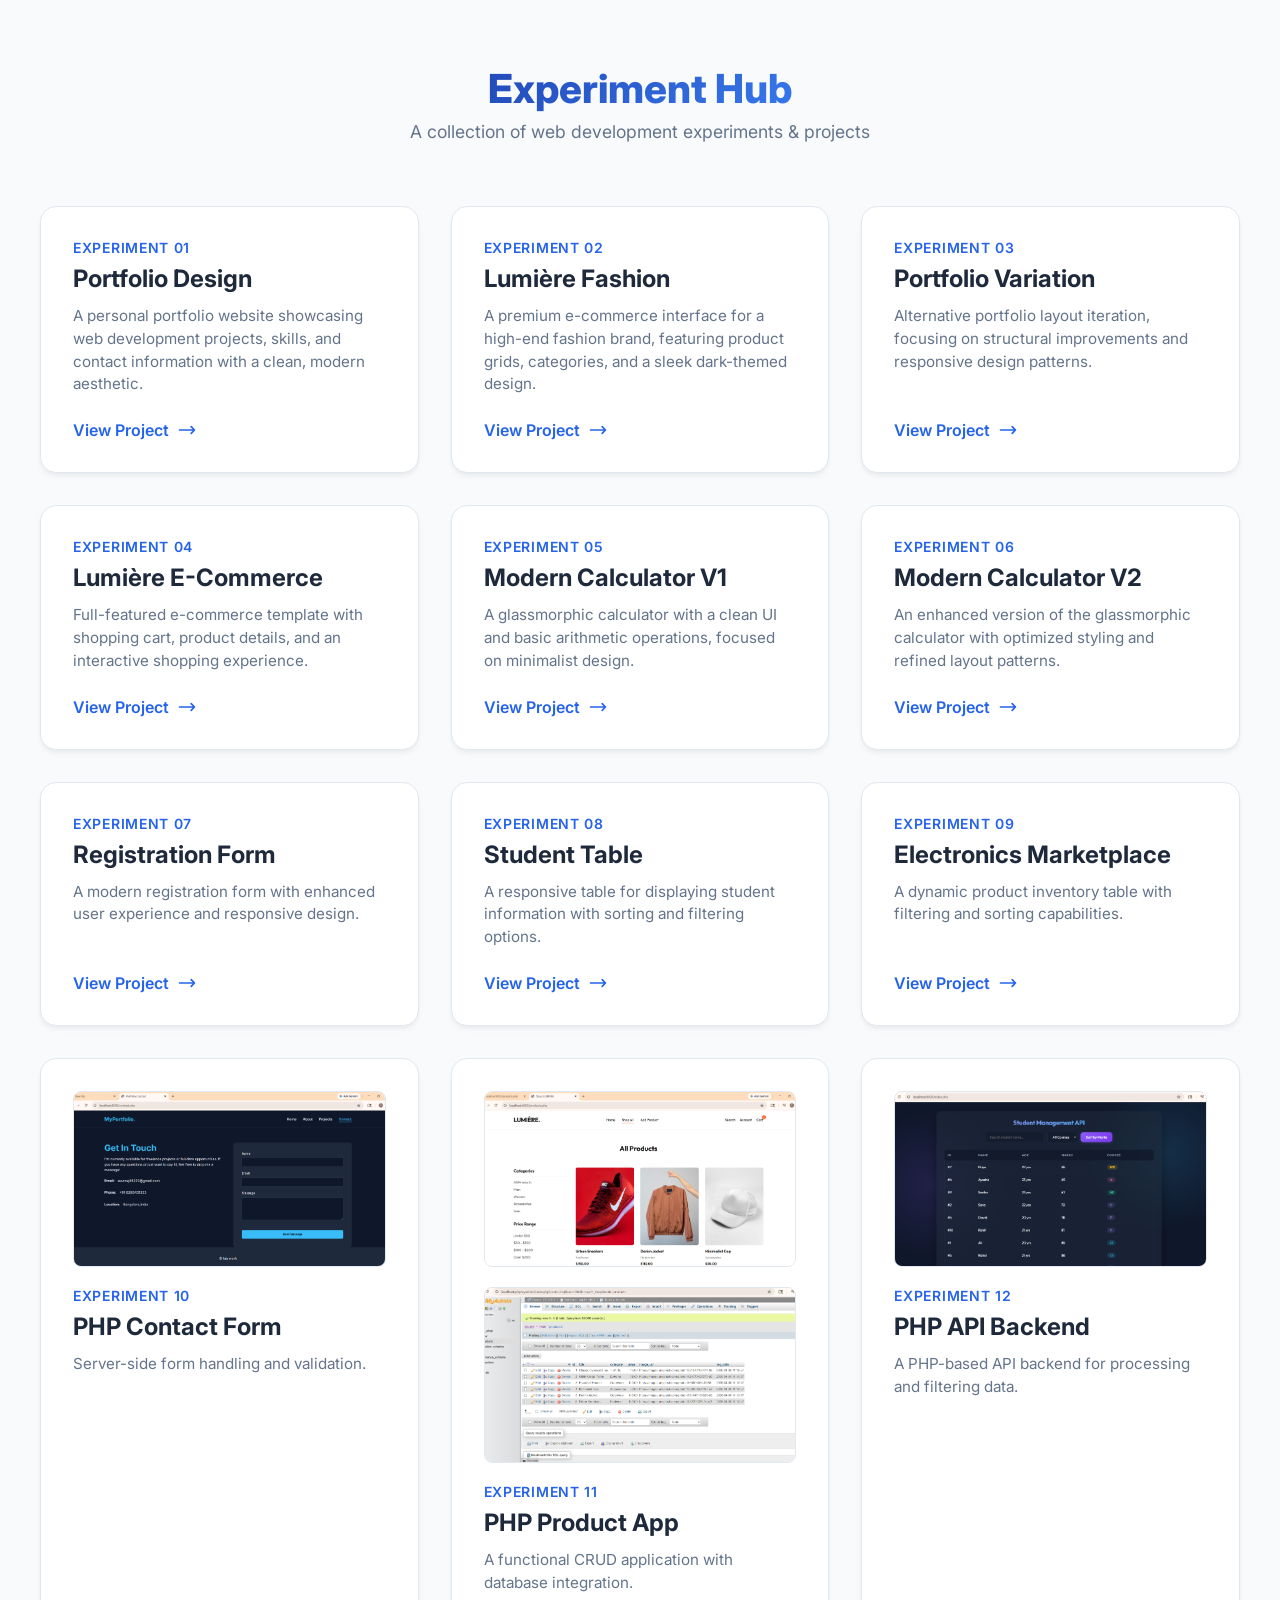
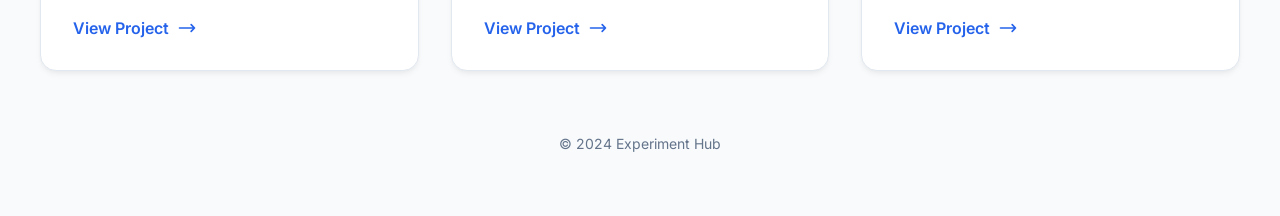
<file: index.html>
<!DOCTYPE html>
<html lang="en">

<head>
    <meta charset="UTF-8">
    <meta name="viewport" content="width=device-width, initial-scale=1.0">
    <title>Web Tech Experiments Hub</title>
    <link href="https://fonts.googleapis.com/css2?family=Inter:wght@400;600;800&display=swap" rel="stylesheet">
    <style>
        :root {
            --primary: #2563eb;
            --surface: #ffffff;
            --background: #f8fafc;
            --text-main: #1e293b;
            --text-secondary: #64748b;
        }

        * {
            margin: 0;
            padding: 0;
            box-sizing: border-box;
        }

        body {
            font-family: 'Inter', sans-serif;
            background-color: var(--background);
            color: var(--text-main);
            min-height: 100vh;
            display: flex;
            flex-direction: column;
            align-items: center;
            padding: 4rem 2rem;
        }

        .header {
            text-align: center;
            margin-bottom: 4rem;
        }

        .header h1 {
            font-size: 2.5rem;
            font-weight: 800;
            margin-bottom: 0.5rem;
            background: linear-gradient(135deg, #1e40af 0%, #3b82f6 100%);
            -webkit-background-clip: text;
            background-clip: text;
            -webkit-text-fill-color: transparent;
        }

        .header p {
            color: var(--text-secondary);
            font-size: 1.1rem;
        }

        .grid {
            display: grid;
            grid-template-columns: repeat(auto-fit, minmax(300px, 1fr));
            gap: 2rem;
            width: 100%;
            max-width: 1200px;
        }

        .card {
            background: var(--surface);
            border-radius: 16px;
            padding: 2rem;
            box-shadow: 0 4px 6px -1px rgba(0, 0, 0, 0.05), 0 2px 4px -1px rgba(0, 0, 0, 0.03);
            transition: transform 0.2s, box-shadow 0.2s;
            text-decoration: none;
            color: inherit;
            border: 1px solid #e2e8f0;
            display: flex;
            flex-direction: column;
            justify-content: space-between;
        }

        .card:hover {
            transform: translateY(-4px);
            box-shadow: 0 10px 15px -3px rgba(0, 0, 0, 0.08), 0 4px 6px -2px rgba(0, 0, 0, 0.04);
            border-color: var(--primary);
        }

        .card-number {
            font-size: 0.875rem;
            font-weight: 600;
            color: var(--primary);
            text-transform: uppercase;
            letter-spacing: 0.05em;
            margin-bottom: 0.5rem;
        }

        .card-title {
            font-size: 1.5rem;
            font-weight: 700;
            margin-bottom: 0.75rem;
        }

        .card-desc {
            color: var(--text-secondary);
            font-size: 0.95rem;
            line-height: 1.5;
            margin-bottom: 1.5rem;
        }

        .card-footer {
            display: flex;
            align-items: center;
            font-weight: 600;
            color: var(--primary);
            margin-top: auto;
        }

        .card-footer svg {
            margin-left: 0.5rem;
            transition: transform 0.2s;
        }

        .card:hover .card-footer svg {
            transform: translateX(4px);
        }
    </style>
</head>

<body>

    <header class="header">
        <h1>Experiment Hub</h1>
        <p>A collection of web development experiments & projects</p>
    </header>

    <main class="grid">
        <!-- Experiment 1 -->
        <a href="EXP-1/index.html" class="card">
            <div>
                <div class="card-number">Experiment 01</div>
                <h2 class="card-title">Portfolio Design</h2>
                <p class="card-desc">A personal portfolio website showcasing web development projects, skills, and
                    contact information with a clean, modern aesthetic.</p>
            </div>
            <div class="card-footer">
                View Project
                <svg width="20" height="20" fill="none" stroke="currentColor" viewBox="0 0 24 24">
                    <path stroke-linecap="round" stroke-linejoin="round" stroke-width="2" d="M17 8l4 4m0 0l-4 4m4-4H3">
                    </path>
                </svg>
            </div>
        </a>

        <!-- Experiment 2 -->
        <a href="EXP-2/index.html" class="card">
            <div>
                <div class="card-number">Experiment 02</div>
                <h2 class="card-title">Lumière Fashion</h2>
                <p class="card-desc">A premium e-commerce interface for a high-end fashion brand, featuring product
                    grids, categories, and a sleek dark-themed design.</p>
            </div>
            <div class="card-footer">
                View Project
                <svg width="20" height="20" fill="none" stroke="currentColor" viewBox="0 0 24 24">
                    <path stroke-linecap="round" stroke-linejoin="round" stroke-width="2" d="M17 8l4 4m0 0l-4 4m4-4H3">
                    </path>
                </svg>
            </div>
        </a>

        <!-- Experiment 3 -->
        <a href="EXP-3/index.html" class="card">
            <div>
                <div class="card-number">Experiment 03</div>
                <h2 class="card-title">Portfolio Variation</h2>
                <p class="card-desc">Alternative portfolio layout iteration, focusing on structural improvements and
                    responsive design patterns.</p>
            </div>
            <div class="card-footer">
                View Project
                <svg width="20" height="20" fill="none" stroke="currentColor" viewBox="0 0 24 24">
                    <path stroke-linecap="round" stroke-linejoin="round" stroke-width="2" d="M17 8l4 4m0 0l-4 4m4-4H3">
                    </path>
                </svg>
            </div>
        </a>

        <!-- Experiment 4 -->
        <a href="EXP-4/index.html" class="card">
            <div>
                <div class="card-number">Experiment 04</div>
                <h2 class="card-title">Lumière E-Commerce</h2>
                <p class="card-desc">Full-featured e-commerce template with shopping cart, product details, and an
                    interactive shopping experience.</p>
            </div>
            <div class="card-footer">
                View Project
                <svg width="20" height="20" fill="none" stroke="currentColor" viewBox="0 0 24 24">
                    <path stroke-linecap="round" stroke-linejoin="round" stroke-width="2" d="M17 8l4 4m0 0l-4 4m4-4H3">
                    </path>
                </svg>
            </div>
        </a>

        <!-- Experiment 5 -->
        <a href="EXP-5/calculator.html" class="card">
            <div>
                <div class="card-number">Experiment 05</div>
                <h2 class="card-title">Modern Calculator V1</h2>
                <p class="card-desc">A glassmorphic calculator with a clean UI and basic arithmetic operations,
                    focused on minimalist design.</p>
            </div>
            <div class="card-footer">
                View Project
                <svg width="20" height="20" fill="none" stroke="currentColor" viewBox="0 0 24 24">
                    <path stroke-linecap="round" stroke-linejoin="round" stroke-width="2" d="M17 8l4 4m0 0l-4 4m4-4H3">
                    </path>
                </svg>
            </div>
        </a>

        <!-- Experiment 6 -->
        <a href="EXP-6/calculator.html" class="card">
            <div>
                <div class="card-number">Experiment 06</div>
                <h2 class="card-title">Modern Calculator V2</h2>
                <p class="card-desc">An enhanced version of the glassmorphic calculator with optimized styling and
                    refined layout patterns.</p>
            </div>
            <div class="card-footer">
                View Project
                <svg width="20" height="20" fill="none" stroke="currentColor" viewBox="0 0 24 24">
                    <path stroke-linecap="round" stroke-linejoin="round" stroke-width="2" d="M17 8l4 4m0 0l-4 4m4-4H3">
                    </path>
                </svg>
            </div>
        </a>
        <!--Experiment 7 -->
        <a href="EXP-7/reg.html" class="card">
            <div>
                <div class="card-number">Experiment 07</div>
                <h2 class="card-title">Registration Form</h2>
                <p class="card-desc">A modern registration form with enhanced user experience and responsive design.</p>
            </div>
            <div class="card-footer">
                View Project
                <svg width="20" height="20" fill="none" stroke="currentColor" viewBox="0 0 24 24">
                    <path stroke-linecap="round" stroke-linejoin="round" stroke-width="2" d="M17 8l4 4m0 0l-4 4m4-4H3">
                    </path>
                </svg>
            </div>
        </a>
        <!--Experiment 8 -->
        <a href="EXP-8/index.html" class="card">
            <div>
                <div class="card-number">Experiment 08</div>
                <h2 class="card-title">Student Table</h2>
                <p class="card-desc">A responsive table for displaying student information with sorting and filtering
                    options.</p>
            </div>
            <div class="card-footer">
                View Project
                <svg width="20" height="20" fill="none" stroke="currentColor" viewBox="0 0 24 24">
                    <path stroke-linecap="round" stroke-linejoin="round" stroke-width="2" d="M17 8l4 4m0 0l-4 4m4-4H3">
                    </path>
                </svg>
            </div>
        </a>
        <!--Experiment 9 -->
        <a href="EXP-9/index.html" class="card">
            <div>
                <div class="card-number">Experiment 09</div>
                <h2 class="card-title">Electronics Marketplace</h2>
                <p class="card-desc">A dynamic product inventory table with filtering and sorting capabilities.</p>
            </div>
            <div class="card-footer">
                View Project
                <svg width="20" height="20" fill="none" stroke="currentColor" viewBox="0 0 24 24">
                    <path stroke-linecap="round" stroke-linejoin="round" stroke-width="2" d="M17 8l4 4m0 0l-4 4m4-4H3">
                    </path>
                </svg>
            </div>
        </a>
        <!--Experiment 10 -->
        <a href="EXP-10/contact.php" class="card">
            <div>
                <img src="EXP-10/Screenshot%202026-04-08%20130204.png" alt="PHP Contact Form Screenshot"
                    style="width: 100%; border-radius: 8px; margin-bottom: 1rem; object-fit: cover; aspect-ratio: 16/9; border: 1px solid #e2e8f0;">
                <div class="card-number">Experiment 10</div>
                <h2 class="card-title">PHP Contact Form</h2>
                <p class="card-desc">Server-side form handling and validation.</p>
            </div>
            <div class="card-footer">
                View Project
                <svg width="20" height="20" fill="none" stroke="currentColor" viewBox="0 0 24 24">
                    <path stroke-linecap="round" stroke-linejoin="round" stroke-width="2" d="M17 8l4 4m0 0l-4 4m4-4H3">
                    </path>
                </svg>
            </div>
        </a>
        <!--Experiment 11 -->
        <a href="EXP-11/products.php" class="card">
            <div>
                <img src="EXP-11/Screenshot%202026-04-08%20130635.png" alt="PHP Product App Screenshot"
                    style="width: 100%; border-radius: 8px; margin-bottom: 1rem; object-fit: cover; aspect-ratio: 16/9; border: 1px solid #e2e8f0;">
                <img src="EXP-11/Screenshot%202026-04-08%20141835.png" alt="PHP Product App Screenshot"
                    style="width: 100%; border-radius: 8px; margin-bottom: 1rem; object-fit: cover; aspect-ratio: 16/9; border: 1px solid #e2e8f0;">
                <div class="card-number">Experiment 11</div>
                <h2 class="card-title">PHP Product App</h2>
                <p class="card-desc">A functional CRUD application with database integration.</p>
            </div>
            <div class="card-footer">
                View Project
                <svg width="20" height="20" fill="none" stroke="currentColor" viewBox="0 0 24 24">
                    <path stroke-linecap="round" stroke-linejoin="round" stroke-width="2" d="M17 8l4 4m0 0l-4 4m4-4H3">
                    </path>
                </svg>
            </div>
        </a>
        <!--Experiment 12 -->
        <a href="EXP-12/index.php" class="card">
            <div>
                <img src="EXP-12/Screenshot%202026-04-08%20131655.png" alt="PHP API Backend Screenshot"
                    style="width: 100%; border-radius: 8px; margin-bottom: 1rem; object-fit: cover; aspect-ratio: 16/9; border: 1px solid #e2e8f0;">
                <div class="card-number">Experiment 12</div>
                <h2 class="card-title">PHP API Backend</h2>
                <p class="card-desc">A PHP-based API backend for processing and filtering data.</p>
            </div>
            <div class="card-footer">
                View Project
                <svg width="20" height="20" fill="none" stroke="currentColor" viewBox="0 0 24 24">
                    <path stroke-linecap="round" stroke-linejoin="round" stroke-width="2" d="M17 8l4 4m0 0l-4 4m4-4H3">
                    </path>
                </svg>
            </div>
        </a>
    </main>

    <!-- Optional: Add a simple footer or credit -->
    <footer style="margin-top: 4rem; color: var(--text-secondary); font-size: 0.875rem;">
        <p>&copy; 2024 Experiment Hub</p>
    </footer>

</body>

</html>
</file>
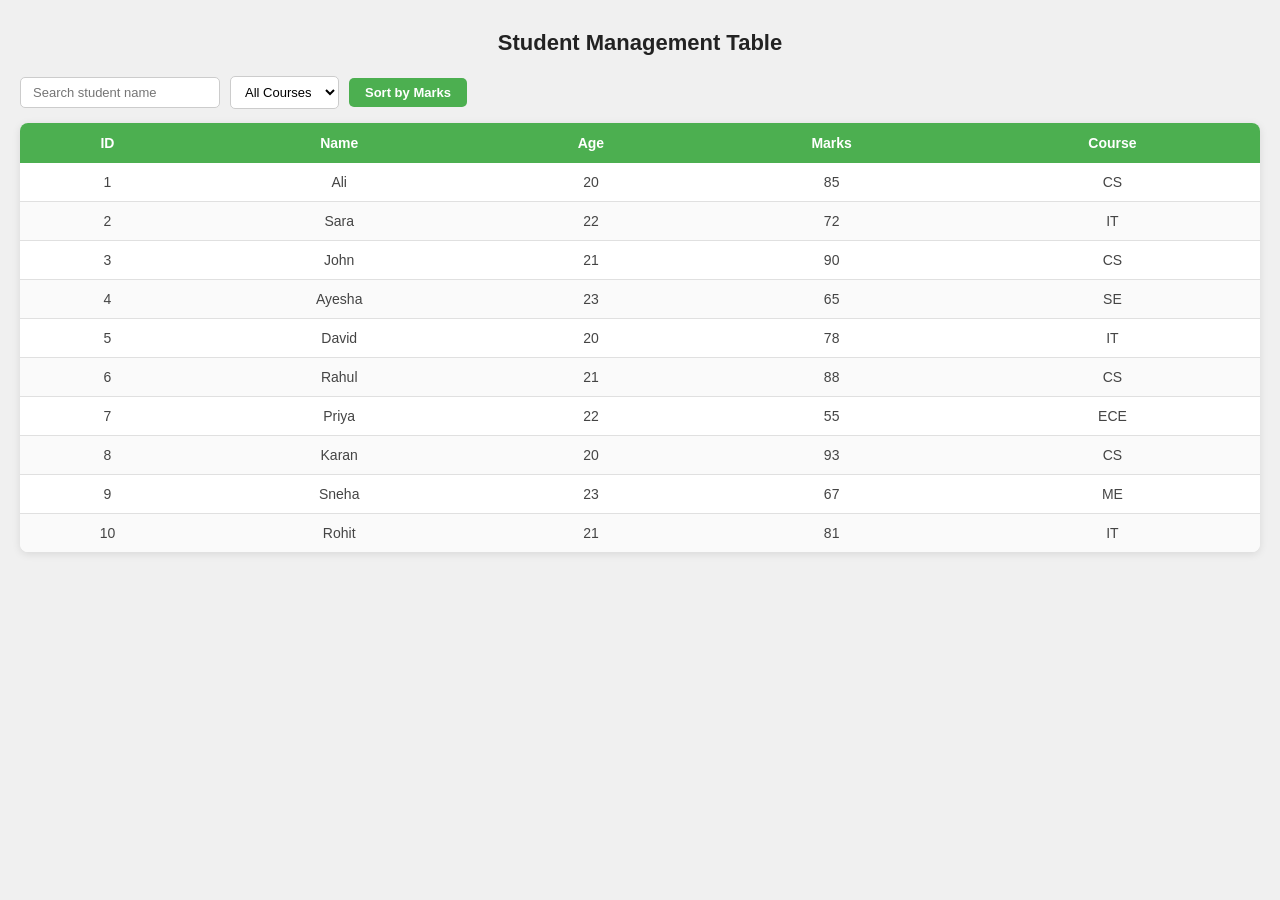
<file: EXP-8/index.html>
<!DOCTYPE html>
<html lang="en">
<head>
  <meta charset="UTF-8"/>
  <meta name="viewport" content="width=device-width, initial-scale=1.0"/>
  <title>Student Table</title>
  <style>
    * { box-sizing: border-box; margin: 0; padding: 0; }

    body {
      font-family: Arial, sans-serif;
      background: #f0f0f0;
      padding: 30px 20px;
      color: #333;
    }

    h2 {
      text-align: center;
      margin-bottom: 20px;
      font-size: 22px;
      font-weight: bold;
      color: #222;
    }

    .controls {
      display: flex;
      align-items: center;
      gap: 10px;
      margin-bottom: 14px;
    }

    .controls input[type="text"] {
      padding: 7px 12px;
      border: 1px solid #ccc;
      border-radius: 5px;
      font-size: 13px;
      width: 200px;
      outline: none;
    }
    .controls input[type="text"]:focus {
      border-color: #4caf50;
    }

    .controls select {
      padding: 7px 10px;
      border: 1px solid #ccc;
      border-radius: 5px;
      font-size: 13px;
      background: white;
      cursor: pointer;
      outline: none;
    }

    .controls button {
      padding: 7px 16px;
      background: #4caf50;
      color: white;
      border: none;
      border-radius: 5px;
      font-size: 13px;
      font-weight: bold;
      cursor: pointer;
      transition: background 0.2s;
    }
    .controls button:hover {
      background: #388e3c;
    }

    table {
      width: 100%;
      border-collapse: collapse;
      background: white;
      border-radius: 8px;
      overflow: hidden;
      box-shadow: 0 2px 8px rgba(0,0,0,0.1);
    }

    thead tr {
      background: #4caf50;
      color: white;
    }

    thead th {
      padding: 12px 16px;
      font-size: 14px;
      font-weight: bold;
      text-align: center;
    }

    tbody tr {
      border-bottom: 1px solid #e0e0e0;
      transition: background 0.15s;
    }
    tbody tr:last-child { border-bottom: none; }
    tbody tr:hover { background: #f9f9f9; }
    tbody tr:nth-child(even) { background: #fafafa; }
    tbody tr:nth-child(even):hover { background: #f1f1f1; }

    tbody td {
      padding: 11px 16px;
      font-size: 14px;
      text-align: center;
      color: #444;
    }

    .no-result {
      text-align: center;
      padding: 20px;
      color: #999;
      font-style: italic;
    }
  </style>
</head>
<body>

  <h2>Student Management Table</h2>

  <div class="controls">
    <input type="text" id="searchInput" placeholder="Search student name" oninput="renderTable()"/>
    <select id="courseFilter" onchange="renderTable()">
      <option value="All">All Courses</option>
      <option value="CS">CS</option>
      <option value="IT">IT</option>
      <option value="SE">SE</option>
      <option value="ECE">ECE</option>
      <option value="ME">ME</option>
    </select>
    <button onclick="sortByMarks()">Sort by Marks</button>
  </div>

  <table>
    <thead>
      <tr>
        <th>ID</th>
        <th>Name</th>
        <th>Age</th>
        <th>Marks</th>
        <th>Course</th>
      </tr>
    </thead>
    <tbody id="tableBody"></tbody>
  </table>

  <script>
    let students = [
      { id:1,  name:"Ali",    age:20, marks:85, course:"CS"  },
      { id:2,  name:"Sara",   age:22, marks:72, course:"IT"  },
      { id:3,  name:"John",   age:21, marks:90, course:"CS"  },
      { id:4,  name:"Ayesha", age:23, marks:65, course:"SE"  },
      { id:5,  name:"David",  age:20, marks:78, course:"IT"  },
      { id:6,  name:"Rahul",  age:21, marks:88, course:"CS"  },
      { id:7,  name:"Priya",  age:22, marks:55, course:"ECE" },
      { id:8,  name:"Karan",  age:20, marks:93, course:"CS"  },
      { id:9,  name:"Sneha",  age:23, marks:67, course:"ME"  },
      { id:10, name:"Rohit",  age:21, marks:81, course:"IT"  },
    ];

    let sortAsc = true;

    function sortByMarks() {
      students.sort((a, b) => sortAsc ? a.marks - b.marks : b.marks - a.marks);
      sortAsc = !sortAsc;
      renderTable();
    }

    function renderTable() {
      const search = document.getElementById("searchInput").value.toLowerCase();
      const course = document.getElementById("courseFilter").value;

      let filtered = students.filter(s => {
        const matchName   = s.name.toLowerCase().includes(search);
        const matchCourse = course === "All" || s.course === course;
        return matchName && matchCourse;
      });

      const tbody = document.getElementById("tableBody");

      if (filtered.length === 0) {
        tbody.innerHTML = `<tr><td colspan="5" class="no-result">No students found.</td></tr>`;
        return;
      }

      tbody.innerHTML = filtered.map(s => `
        <tr>
          <td>${s.id}</td>
          <td>${s.name}</td>
          <td>${s.age}</td>
          <td>${s.marks}</td>
          <td>${s.course}</td>
        </tr>
      `).join('');
    }

    // Initial render
    renderTable();
  </script>

</body>
</html>
</file>
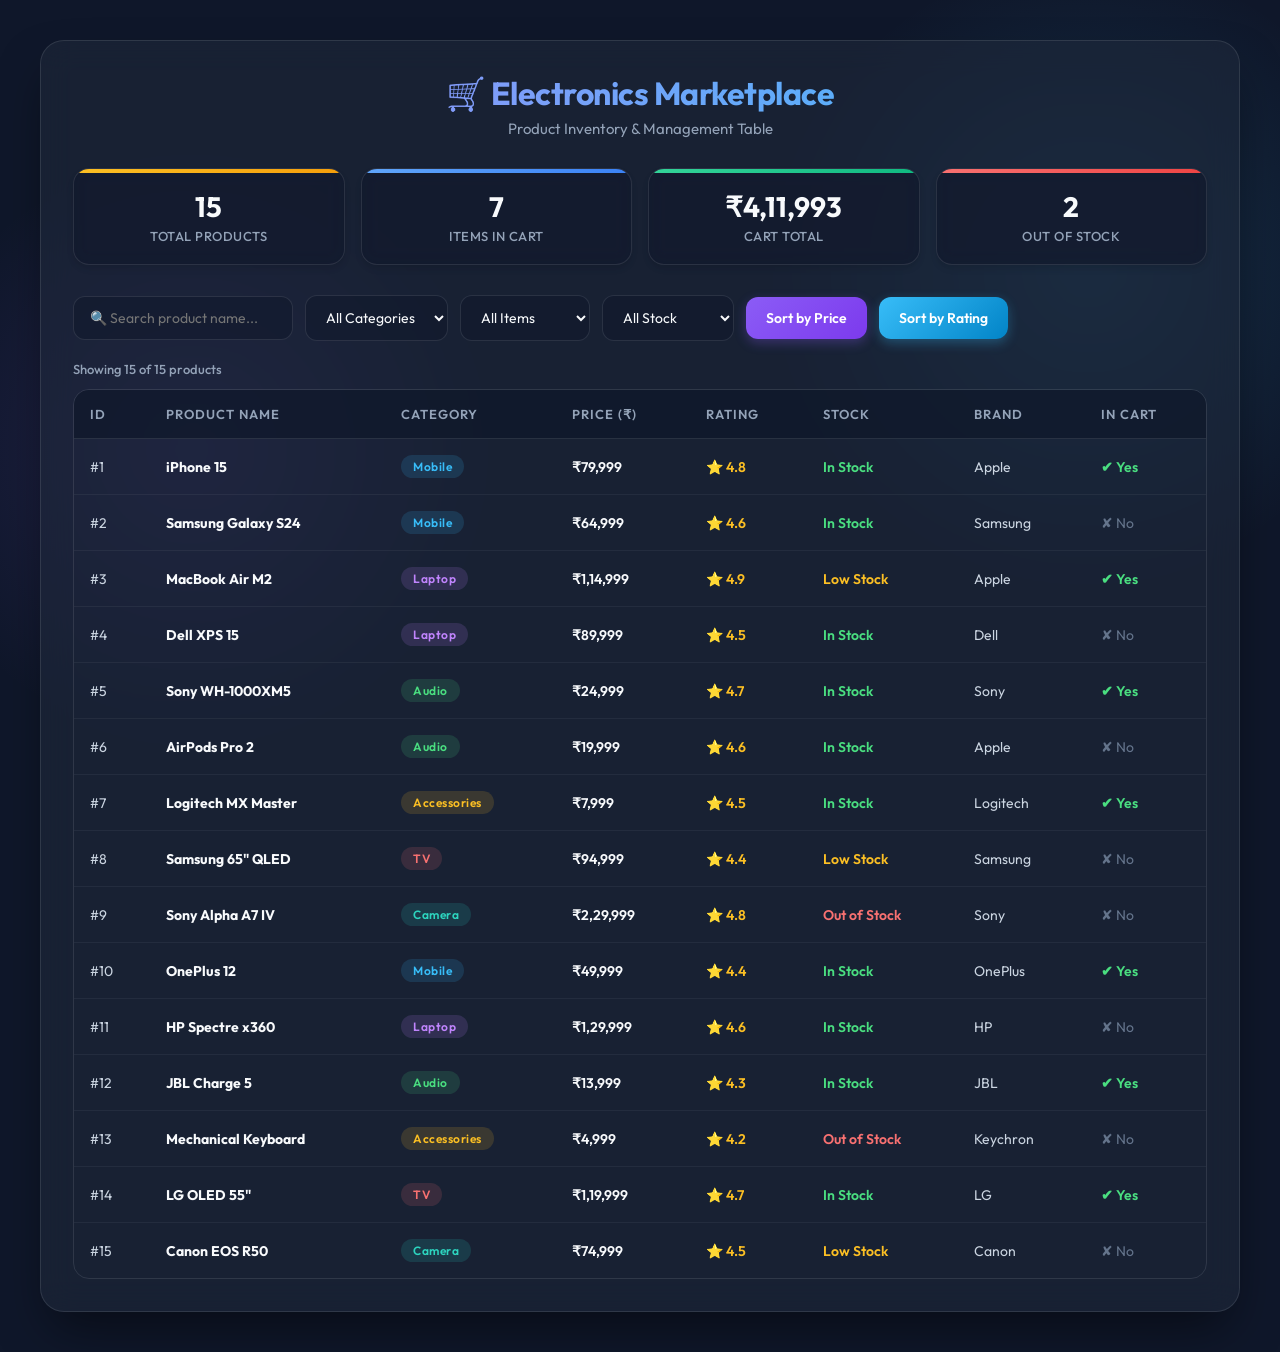
<file: EXP-9/index.html>
<!DOCTYPE html>
<html lang="en">
<head>
  <meta charset="UTF-8"/>
  <meta name="viewport" content="width=device-width, initial-scale=1.0"/>
  <title>Electronics Marketplace</title>
  <link rel="preconnect" href="https://fonts.googleapis.com">
  <link rel="preconnect" href="https://fonts.gstatic.com" crossorigin>
  <link href="https://fonts.googleapis.com/css2?family=Outfit:wght@300;400;500;600;700&display=swap" rel="stylesheet">
  <style>
    :root {
      --primary: #8b5cf6;
      --primary-hover: #7c3aed;
      --secondary: #38bdf8;
      --secondary-hover: #0284c7;
      --bg-dark: #0f172a;
      --glass-bg: rgba(30, 41, 59, 0.6);
      --glass-border: rgba(255, 255, 255, 0.1);
      --text-main: #f8fafc;
      --text-muted: #94a3b8;
    }

    * { box-sizing: border-box; margin: 0; padding: 0; }

    body {
      font-family: 'Outfit', sans-serif;
      background: var(--bg-dark);
      background-image: 
        radial-gradient(circle at 15% 50%, rgba(139, 92, 246, 0.15), transparent 25%),
        radial-gradient(circle at 85% 30%, rgba(56, 189, 248, 0.15), transparent 25%);
      background-attachment: fixed;
      color: var(--text-main);
      min-height: 100vh;
      padding: 40px 20px;
      display: flex;
      flex-direction: column;
      align-items: center;
    }

    .container {
      width: 100%;
      max-width: 1200px;
      background: var(--glass-bg);
      backdrop-filter: blur(16px);
      -webkit-backdrop-filter: blur(16px);
      border: 1px solid var(--glass-border);
      border-radius: 24px;
      padding: 32px;
      box-shadow: 0 25px 50px -12px rgba(0, 0, 0, 0.5);
    }

    h2 {
      text-align: center;
      margin-bottom: 6px;
      font-size: 32px;
      font-weight: 700;
      background: linear-gradient(to right, #a78bfa, #38bdf8);
      background-clip: text;
      -webkit-background-clip: text;
      -webkit-text-fill-color: transparent;
      letter-spacing: -0.5px;
    }

    .subtitle {
      text-align: center;
      font-size: 15px;
      color: var(--text-muted);
      margin-bottom: 30px;
      font-weight: 400;
    }

    /* Summary Cards */
    .summary {
      display: flex;
      gap: 16px;
      flex-wrap: wrap;
      margin-bottom: 30px;
    }
    .summary-card {
      background: rgba(15, 23, 42, 0.6);
      backdrop-filter: blur(8px);
      border: 1px solid var(--glass-border);
      border-radius: 16px;
      padding: 20px;
      flex: 1;
      min-width: 160px;
      box-shadow: 0 4px 6px rgba(0,0,0,0.1);
      text-align: center;
      position: relative;
      overflow: hidden;
      transition: transform 0.3s ease;
    }
    .summary-card:hover { transform: translateY(-3px); }
    
    .summary-card::before {
      content: '';
      position: absolute;
      top: 0; left: 0; right: 0;
      height: 4px;
    }
    .summary-card::before { background: linear-gradient(to right, #fbbf24, #f59e0b); }
    .summary-card.blue::before  { background: linear-gradient(to right, #60a5fa, #3b82f6); }
    .summary-card.green::before { background: linear-gradient(to right, #34d399, #10b981); }
    .summary-card.red::before   { background: linear-gradient(to right, #f87171, #ef4444); }

    .summary-card .s-val {
      font-size: 28px;
      font-weight: 700;
      color: var(--text-main);
      margin-bottom: 4px;
    }
    .summary-card .s-label {
      font-size: 13px;
      color: var(--text-muted);
      font-weight: 500;
      letter-spacing: 0.5px;
      text-transform: uppercase;
    }

    /* Controls */
    .controls {
      display: flex;
      align-items: center;
      flex-wrap: wrap;
      gap: 12px;
      margin-bottom: 20px;
    }

    .controls input[type="text"],
    .controls select {
      padding: 12px 16px;
      background: rgba(15, 23, 42, 0.5);
      border: 1px solid var(--glass-border);
      border-radius: 12px;
      font-size: 14px;
      color: var(--text-main);
      outline: none;
      font-family: 'Outfit', sans-serif;
      transition: all 0.3s ease;
    }

    .controls input[type="text"]:focus,
    .controls select:focus {
      border-color: var(--primary);
      box-shadow: 0 0 0 3px rgba(139, 92, 246, 0.2);
    }

    .controls input[type="text"] { width: 220px; }
    .controls select option { background: var(--bg-dark); }

    .controls button {
      padding: 12px 20px;
      background: linear-gradient(135deg, var(--primary), var(--primary-hover));
      color: white;
      border: none;
      border-radius: 12px;
      font-size: 14px;
      font-weight: 600;
      font-family: 'Outfit', sans-serif;
      cursor: pointer;
      transition: all 0.3s ease;
      box-shadow: 0 4px 12px rgba(139, 92, 246, 0.3);
    }
    .controls button:hover {
      transform: translateY(-2px);
      box-shadow: 0 6px 16px rgba(139, 92, 246, 0.4);
    }
    .controls button.secondary {
      background: linear-gradient(135deg, var(--secondary), var(--secondary-hover));
      box-shadow: 0 4px 12px rgba(56, 189, 248, 0.3);
    }
    .controls button.secondary:hover {
      box-shadow: 0 6px 16px rgba(56, 189, 248, 0.4);
    }

    .result-info {
      font-size: 13px;
      color: var(--text-muted);
      margin-bottom: 12px;
      font-weight: 500;
    }

    /* Table */
    .table-responsive {
      overflow-x: auto;
      border-radius: 16px;
      border: 1px solid var(--glass-border);
    }

    table {
      width: 100%;
      border-collapse: collapse;
      text-align: left;
    }

    thead tr {
      background: rgba(15, 23, 42, 0.7);
    }

    thead th {
      padding: 16px;
      font-size: 13px;
      font-weight: 600;
      text-transform: uppercase;
      letter-spacing: 1px;
      color: var(--text-muted);
      border-bottom: 1px solid var(--glass-border);
      cursor: pointer;
      user-select: none;
      white-space: nowrap;
      transition: color 0.2s;
    }
    thead th:hover { color: var(--text-main); }

    tbody tr {
      transition: background 0.2s;
      border-bottom: 1px solid rgba(255, 255, 255, 0.05);
    }
    tbody tr:last-child { border-bottom: none; }
    tbody tr:hover { background: rgba(255, 255, 255, 0.05); }

    tbody td {
      padding: 16px;
      font-size: 14px;
      color: #cbd5e1;
    }

    /* Badges */
    .badge {
      display: inline-block;
      padding: 4px 12px;
      border-radius: 20px;
      font-size: 12px;
      font-weight: 600;
      letter-spacing: 0.5px;
      background: rgba(255, 255, 255, 0.1);
    }
    .badge-Mobile      { color: #38bdf8; background: rgba(56, 189, 248, 0.15); }
    .badge-Laptop      { color: #c084fc; background: rgba(192, 132, 252, 0.15); }
    .badge-Audio       { color: #4ade80; background: rgba(74, 222, 128, 0.15); }
    .badge-Accessories { color: #fbbf24; background: rgba(251, 191, 36, 0.15); }
    .badge-TV          { color: #f87171; background: rgba(248, 113, 113, 0.15); }
    .badge-Camera      { color: #2dd4bf; background: rgba(45, 212, 191, 0.15); }

    .stock-in    { color: #4ade80; font-weight: 600; }
    .stock-low   { color: #fbbf24; font-weight: 600; }
    .stock-out   { color: #f87171; font-weight: 600; }

    .price { font-weight: 600; color: var(--text-main); }

    .cart-yes { color: #4ade80; font-weight: 600; }
    .cart-no  { color: #64748b; }

    .rating { color: #fbbf24; font-weight: 600; }

    .no-result {
      text-align: center;
      padding: 30px;
      color: var(--text-muted);
      font-style: italic;
    }
  </style>
</head>
<body>

  <div class="container">
    <h2>🛒 Electronics Marketplace</h2>
    <p class="subtitle">Product Inventory & Management Table</p>

    <!-- Summary Cards -->
    <div class="summary">
      <div class="summary-card">
        <div class="s-val" id="totalProducts">0</div>
        <div class="s-label">Total Products</div>
      </div>
      <div class="summary-card blue">
        <div class="s-val" id="inCartCount">0</div>
        <div class="s-label">Items in Cart</div>
      </div>
      <div class="summary-card green">
        <div class="s-val" id="cartTotal">₹0</div>
        <div class="s-label">Cart Total</div>
      </div>
      <div class="summary-card red">
        <div class="s-val" id="outOfStock">0</div>
        <div class="s-label">Out of Stock</div>
      </div>
    </div>

    <!-- Controls -->
    <div class="controls">
      <input type="text" id="searchInput" placeholder="🔍 Search product name..." oninput="renderTable()"/>
      <select id="categoryFilter" onchange="renderTable()">
        <option value="All">All Categories</option>
        <option value="Mobile">Mobile</option>
        <option value="Laptop">Laptop</option>
        <option value="Audio">Audio</option>
        <option value="Accessories">Accessories</option>
        <option value="TV">TV</option>
        <option value="Camera">Camera</option>
      </select>
      <select id="cartFilter" onchange="renderTable()">
        <option value="All">All Items</option>
        <option value="cart">In Cart Only</option>
        <option value="notcart">Not in Cart</option>
      </select>
      <select id="stockFilter" onchange="renderTable()">
        <option value="All">All Stock</option>
        <option value="In Stock">In Stock</option>
        <option value="Low Stock">Low Stock</option>
        <option value="Out of Stock">Out of Stock</option>
      </select>
      <button onclick="sortByPrice()">Sort by Price</button>
      <button onclick="sortByRating()" class="secondary">Sort by Rating</button>
    </div>

    <div class="result-info" id="resultInfo"></div>

    <div class="table-responsive">
      <table>
        <thead>
          <tr>
            <th>ID</th>
            <th>Product Name</th>
            <th>Category</th>
            <th>Price (₹)</th>
            <th>Rating</th>
            <th>Stock</th>
            <th>Brand</th>
            <th>In Cart</th>
          </tr>
        </thead>
        <tbody id="tableBody"></tbody>
      </table>
    </div>
  </div>

  <script>
    let products = [
      { id:1,  name:"iPhone 15",          category:"Mobile",      price:79999,  rating:4.8, stock:"In Stock",    brand:"Apple",    inCart:true  },
      { id:2,  name:"Samsung Galaxy S24", category:"Mobile",      price:64999,  rating:4.6, stock:"In Stock",    brand:"Samsung",  inCart:false },
      { id:3,  name:"MacBook Air M2",     category:"Laptop",      price:114999, rating:4.9, stock:"Low Stock",   brand:"Apple",    inCart:true  },
      { id:4,  name:"Dell XPS 15",        category:"Laptop",      price:89999,  rating:4.5, stock:"In Stock",    brand:"Dell",     inCart:false },
      { id:5,  name:"Sony WH-1000XM5",    category:"Audio",       price:24999,  rating:4.7, stock:"In Stock",    brand:"Sony",     inCart:true  },
      { id:6,  name:"AirPods Pro 2",      category:"Audio",       price:19999,  rating:4.6, stock:"In Stock",    brand:"Apple",    inCart:false },
      { id:7,  name:"Logitech MX Master", category:"Accessories", price:7999,   rating:4.5, stock:"In Stock",    brand:"Logitech", inCart:true  },
      { id:8,  name:"Samsung 65\" QLED",  category:"TV",          price:94999,  rating:4.4, stock:"Low Stock",   brand:"Samsung",  inCart:false },
      { id:9,  name:"Sony Alpha A7 IV",   category:"Camera",      price:229999, rating:4.8, stock:"Out of Stock",brand:"Sony",     inCart:false },
      { id:10, name:"OnePlus 12",         category:"Mobile",      price:49999,  rating:4.4, stock:"In Stock",    brand:"OnePlus",  inCart:true  },
      { id:11, name:"HP Spectre x360",    category:"Laptop",      price:129999, rating:4.6, stock:"In Stock",    brand:"HP",       inCart:false },
      { id:12, name:"JBL Charge 5",       category:"Audio",       price:13999,  rating:4.3, stock:"In Stock",    brand:"JBL",      inCart:true  },
      { id:13, name:"Mechanical Keyboard",category:"Accessories", price:4999,   rating:4.2, stock:"Out of Stock",brand:"Keychron", inCart:false },
      { id:14, name:"LG OLED 55\"",       category:"TV",          price:119999, rating:4.7, stock:"In Stock",    brand:"LG",       inCart:true  },
      { id:15, name:"Canon EOS R50",      category:"Camera",      price:74999,  rating:4.5, stock:"Low Stock",   brand:"Canon",    inCart:false },
    ];

    let priceSortAsc  = true;
    let ratingSortAsc = false;

    // ── Update summary cards ──
    function updateSummary(filtered) {
      document.getElementById("totalProducts").textContent = filtered.length;
      const cartItems = filtered.filter(p => p.inCart);
      document.getElementById("inCartCount").textContent  = cartItems.length;
      const total = cartItems.reduce((sum, p) => sum + p.price, 0);
      document.getElementById("cartTotal").textContent    = "₹" + total.toLocaleString("en-IN");
      document.getElementById("outOfStock").textContent   = filtered.filter(p => p.stock === "Out of Stock").length;
    }

    function stockClass(stock) {
      if (stock === "In Stock")    return "stock-in";
      if (stock === "Low Stock")   return "stock-low";
      return "stock-out";
    }

    function sortByPrice() {
      products.sort((a, b) => priceSortAsc ? a.price - b.price : b.price - a.price);
      priceSortAsc = !priceSortAsc;
      renderTable();
    }

    function sortByRating() {
      products.sort((a, b) => ratingSortAsc ? a.rating - b.rating : b.rating - a.rating);
      ratingSortAsc = !ratingSortAsc;
      renderTable();
    }

    function renderTable() {
      const search   = document.getElementById("searchInput").value.toLowerCase();
      const category = document.getElementById("categoryFilter").value;
      const cartF    = document.getElementById("cartFilter").value;
      const stockF   = document.getElementById("stockFilter").value;

      let filtered = products.filter(p => {
        const matchName     = p.name.toLowerCase().includes(search);
        const matchCategory = category === "All" || p.category === category;
        const matchCart     = cartF === "All" || (cartF === "cart" ? p.inCart : !p.inCart);
        const matchStock    = stockF === "All" || p.stock === stockF;
        return matchName && matchCategory && matchCart && matchStock;
      });

      updateSummary(filtered);

      document.getElementById("resultInfo").textContent =
        `Showing ${filtered.length} of ${products.length} products`;

      const tbody = document.getElementById("tableBody");

      if (filtered.length === 0) {
        tbody.innerHTML = `<tr><td colspan="8" class="no-result">No products found matching your criteria.</td></tr>`;
        return;
      }

      tbody.innerHTML = filtered.map(p => `
        <tr>
          <td>#${p.id}</td>
          <td><b style="color:var(--text-main);">${p.name}</b></td>
          <td><span class="badge badge-${p.category}">${p.category}</span></td>
          <td class="price">₹${p.price.toLocaleString("en-IN")}</td>
          <td class="rating">⭐ ${p.rating}</td>
          <td class="${stockClass(p.stock)}">${p.stock}</td>
          <td>${p.brand}</td>
          <td class="${p.inCart ? 'cart-yes' : 'cart-no'}">${p.inCart ? "✔ Yes" : "✘ No"}</td>
        </tr>
      `).join('');
    }

    renderTable();
  </script>

</body>
</html>
</file>
